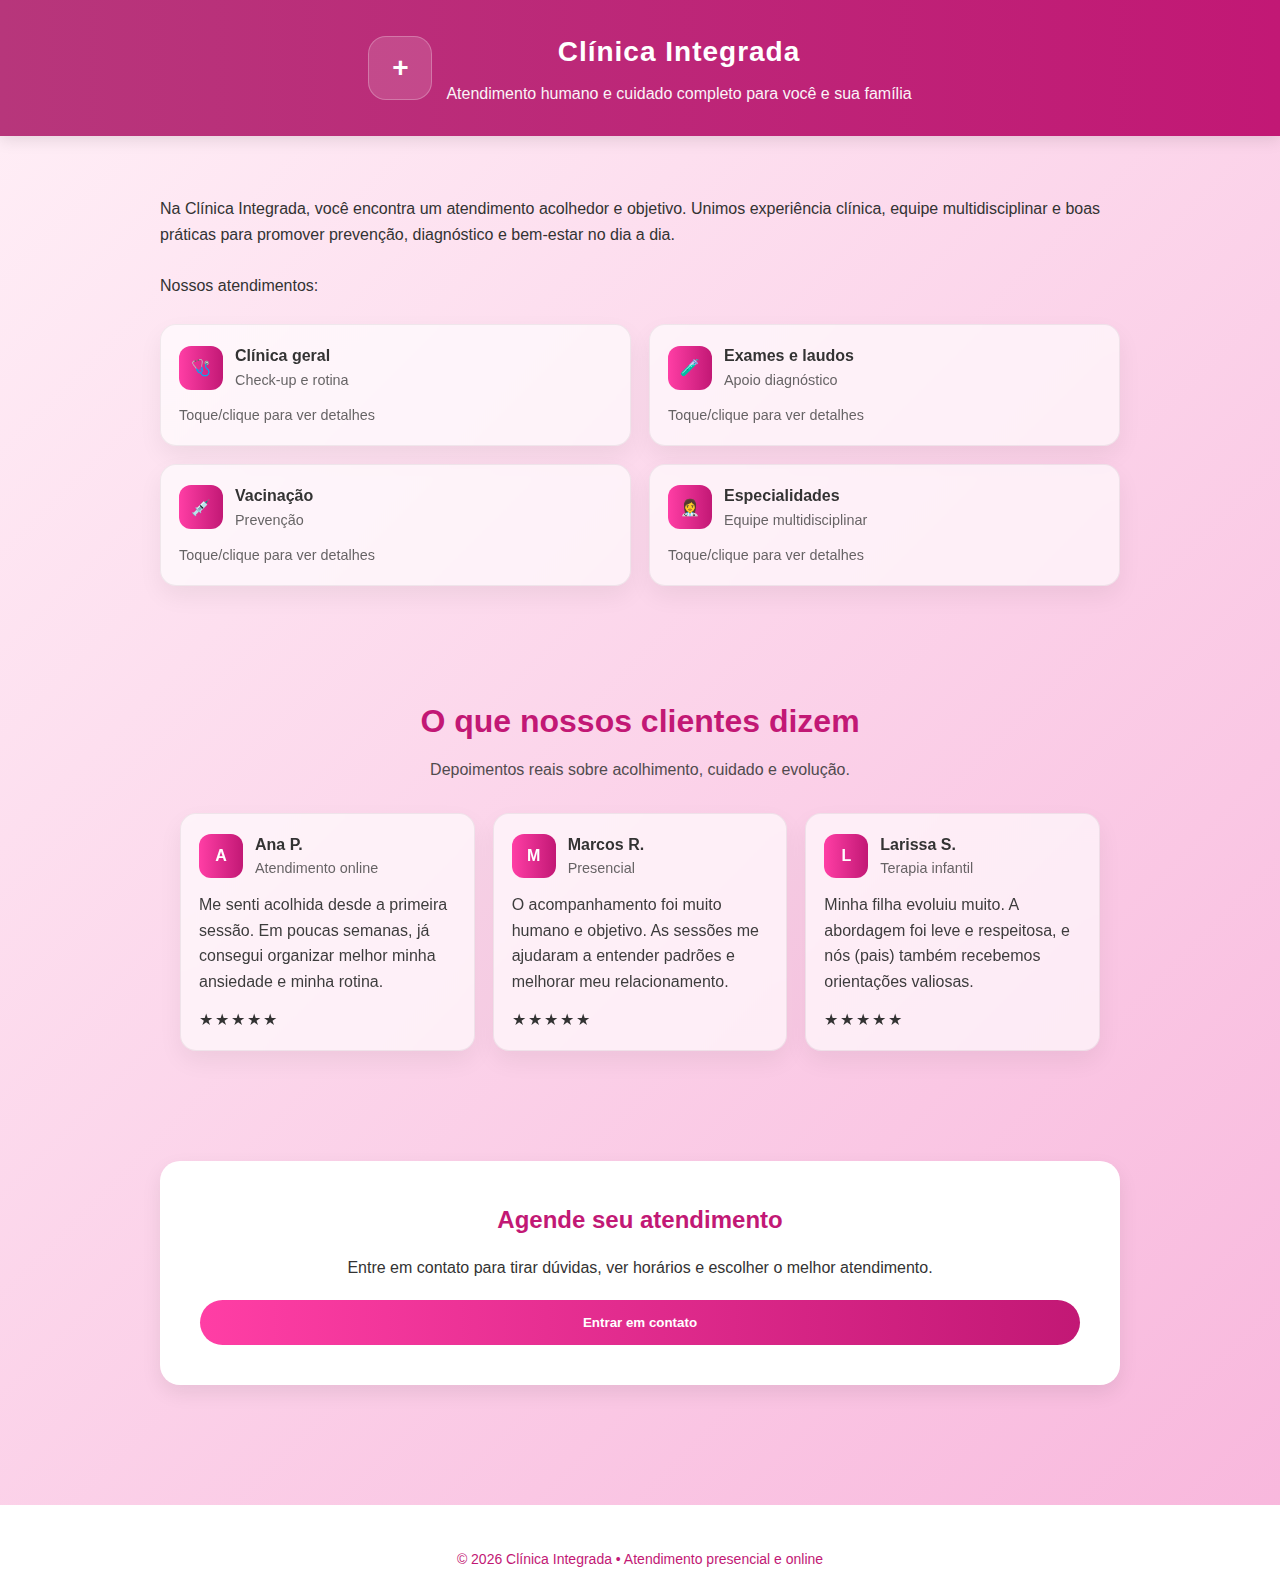
<file: index.html>
<!DOCTYPE html>
<html lang="pt-br">
<head>
    <meta charset="UTF-8">
    <meta name="viewport" content="width=device-width, initial-scale=1.0">
    <title>Clínica Integrada | Atendimento e Bem‑estar</title>
    <link rel="stylesheet" href="style.css">
</head>
<body>
    <header>
  <div class="brand">
    <div class="logo" aria-hidden="true">
      <span class="logo-mark">+</span>
    </div>
    <div class="brand-text">
      <h1>Clínica Integrada</h1>
      <p>Atendimento humano e cuidado completo para você e sua família</p>
    </div>
  </div>
</header>

    <main>
        <p>Na Clínica Integrada, você encontra um atendimento acolhedor e objetivo. Unimos experiência clínica, equipe multidisciplinar e boas práticas para promover prevenção, diagnóstico e bem‑estar no dia a dia.</p>
        <br>
        <section><p>Nossos atendimentos:</p>
            <br>
        <div id="divServicos"></div>
        </section>
        <section class="depoimentos" id="depoimentos">
  <div class="container">
    <h2>O que nossos clientes dizem</h2>
    <p class="sub">Depoimentos reais sobre acolhimento, cuidado e evolução.</p>

    <div class="grid-depo">
      <article class="depo-card">
        <div class="depo-top">
          <div class="avatar">A</div>
          <div class="depo-meta">
            <strong>Ana P.</strong>
            <span>Atendimento online</span>
          </div>
        </div>

        <p class="depo-text">
          Me senti acolhida desde a primeira sessão. Em poucas semanas, já consegui
          organizar melhor minha ansiedade e minha rotina.
        </p>

        <div class="depo-stars" aria-label="5 estrelas">
          ★★★★★
        </div>
      </article>

      <article class="depo-card">
        <div class="depo-top">
          <div class="avatar">M</div>
          <div class="depo-meta">
            <strong>Marcos R.</strong>
            <span>Presencial</span>
          </div>
        </div>

        <p class="depo-text">
          O acompanhamento foi muito humano e objetivo. As sessões me ajudaram a
          entender padrões e melhorar meu relacionamento.
        </p>

        <div class="depo-stars" aria-label="5 estrelas">
          ★★★★★
        </div>
      </article>

      <article class="depo-card">
        <div class="depo-top">
          <div class="avatar">L</div>
          <div class="depo-meta">
            <strong>Larissa S.</strong>
            <span>Terapia infantil</span>
          </div>
        </div>

        <p class="depo-text">
          Minha filha evoluiu muito. A abordagem foi leve e respeitosa, e nós (pais)
          também recebemos orientações valiosas.
        </p>

        <div class="depo-stars" aria-label="5 estrelas">
          ★★★★★
        </div>
      </article>
    </div>
  </div>
</section>
        <section class="cta">
  <h2>Agende seu atendimento</h2>
  <p>Entre em contato para tirar dúvidas, ver horários e escolher o melhor atendimento.</p>
  <button id="abrirModal" class="btn-cta">Entrar em contato</button>
</section>

        <section id="contato">
        <div id="modalContato" class="modal">
  <div class="modal-content">
    <span id="fecharModal" class="close">&times;</span>

    <h2>Contato</h2>
    <form id="formContato" action="enviar.php" method="POST">
      <label for="inputNome">Nome</label>
      <input type="text" id="inputNome" name="nome" required>

      <label>Assunto:</label>
<input type="text" name="observacao" required placeholder="Ex: Consulta clínica, exames, vacinação...">

      <button type="submit">Enviar</button>
    </form>
  </div>
</div>
    </section>
    </main>

    <footer><br>© 2026 Clínica Integrada • Atendimento presencial e online</footer>
    
    <script src="script.js" defer></script>
</body>
</html>
</file>
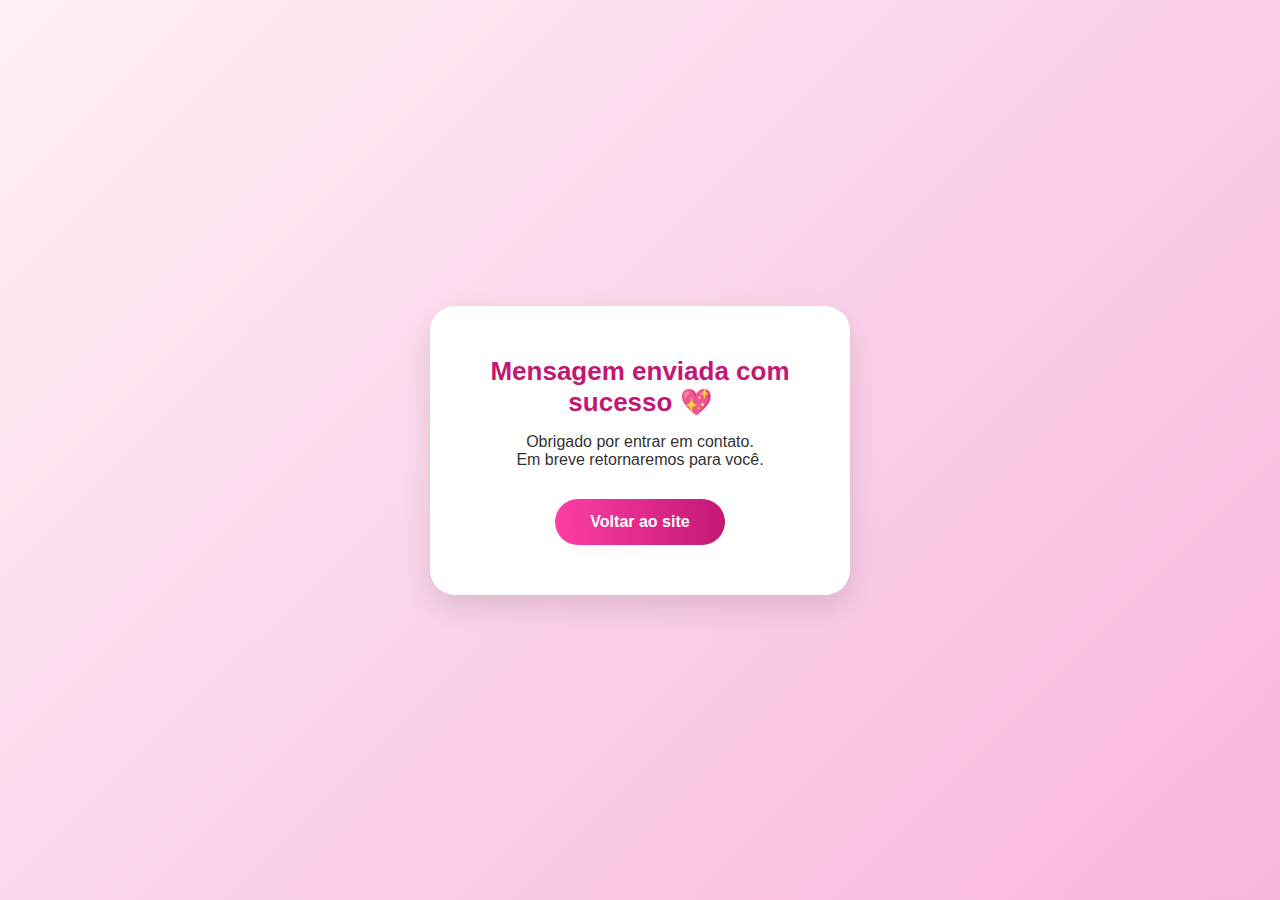
<file: obrigado.html>
<!DOCTYPE html>
<html lang="pt-BR">
<head>
    <meta charset="UTF-8">
    <title>Mensagem enviada 💖</title>

    <style>
        * {
            margin: 0;
            padding: 0;
            box-sizing: border-box;
        }

        body {
            min-height: 100vh;
            font-family: 'Segoe UI', Arial, sans-serif;
            background: linear-gradient(135deg, #fff0f7, #f8b6dc);
            display: flex;
            justify-content: center;
            align-items: center;
            color: #333;
        }

        .obrigado-container {
            background: white;
            padding: 50px 40px;
            border-radius: 25px;
            box-shadow: 0 12px 30px rgba(0,0,0,0.12);
            text-align: center;
            max-width: 420px;
            animation: fadeIn 0.6s ease;
        }

        .obrigado-container h1 {
            color: #c21875;
            margin-bottom: 15px;
            font-size: 26px;
        }

        .obrigado-container p {
            font-size: 16px;
            margin-bottom: 30px;
        }

        .btn-voltar {
            display: inline-block;
            padding: 14px 35px;
            background: linear-gradient(90deg, #ff3ea5, #c21875);
            color: white;
            text-decoration: none;
            border-radius: 30px;
            font-weight: bold;
            transition: 0.3s;
        }

        .btn-voltar:hover {
            opacity: 0.85;
            transform: translateY(-2px);
        }

        @keyframes fadeIn {
            from {
                opacity: 0;
                transform: translateY(20px);
            }
            to {
                opacity: 1;
                transform: translateY(0);
            }
        }
    </style>
</head>
<body>

    <div class="obrigado-container">
        <h1>Mensagem enviada com sucesso 💖</h1>
        <p>
            Obrigado por entrar em contato.<br>
            Em breve retornaremos para você.
        </p>

        <a href="index.php" class="btn-voltar">Voltar ao site</a>
    </div>

</body>
</html>
</file>
<file: style.css>
* {
    margin: 0;
    padding: 0;
    box-sizing: border-box;
}

body {
    font-family: 'Segoe UI', Arial, sans-serif;
    background: linear-gradient(135deg, #fff0f7, #f8b6dc);
    color: #333;
    line-height: 1.6;
}

header {
    background: linear-gradient(90deg, #b7367b, #c21875);
    color: white;
    padding: 30px 20px;
    text-align: center;
    box-shadow: 0 4px 15px rgba(0,0,0,0.1);
}

header h1 {
    font-size: 28px;
    letter-spacing: 1px;
}

.brand{
  max-width: 1000px;
  margin: 0 auto;
  display: flex;
  align-items: center;
  justify-content: center;
  gap: 14px;
  flex-wrap: wrap;
}

.logo{
  width: 64px;
  height: 64px;
  border-radius: 18px;
  display: grid;
  place-items: center;
  background: rgba(255,255,255,0.14);
  border: 1px solid rgba(255,255,255,0.25);
}

.logo-mark{
  font-weight: 900;
  font-size: 28px;
  line-height: 1;
  color: #fff;
}

.brand-text p{
  margin-top: 6px;
  opacity: .95;
}

main {
    max-width: 1000px;
    margin: 40px auto;
    padding: 20px;
}

section {
    margin-bottom: 50px;
}

h2 {
    margin-bottom: 15px;
    color: #c21875;
}

#divServicos{
  display: grid;
  grid-template-columns: repeat(2, minmax(0, 1fr));
  gap: 18px;
}

.service-card{
  cursor: pointer;
  position: relative;
}

.service-card .service-desc{
  margin-top: 10px;
  display: none;
}

.service-card .service-hint{
  margin-top: 10px;
  font-size: .9rem;
  opacity: .75;
  user-select: none;
}

.service-card.is-open .service-desc{
  display: block;
}

.service-card.is-open .service-hint{
  opacity: .6;
}

form {
    background: white;
    padding: 25px;
    border-radius: 15px;
    box-shadow: 0 8px 20px rgba(0,0,0,0.08);
}

label {
    display: block;
    margin-top: 15px;
    font-weight: bold;
    color: #c21875;
}

input {
    width: 100%;
    padding: 10px;
    margin-top: 5px;
    border-radius: 8px;
    border: 1px solid #ddd;
}

button {
    margin-top: 20px;
    padding: 12px;
    border: none;
    background: linear-gradient(90deg, #ff3ea5, #c21875);
    color: white;
    border-radius: 25px;
    cursor: pointer;
    width: 100%;
    transition: 0.3s;
}

button:hover {
    opacity: 0.85;
}

footer {
    text-align: center;
    padding: 20px;
    background: #fff;
    margin-top: 50px;
    font-size: 14px;
    color: #c21875;
}


.cta {
    text-align: center;
    background: white;
    padding: 40px;
    border-radius: 20px;
    box-shadow: 0 8px 20px rgba(0,0,0,0.08);
}

.btn-cta {
    display: inline-block;
    margin-top: 20px;
    padding: 15px 30px;
    background: linear-gradient(90deg, #ff3ea5, #c21875);
    color: white;
    text-decoration: none;
    border-radius: 30px;
    font-weight: bold;
}
.modal {
  display: none;
  position: fixed;
  inset: 0;
  background: rgba(0, 0, 0, 0.6);
  justify-content: center;
  align-items: center;
  z-index: 1000;
}

.modal-content {
  background: #fff;
  padding: 25px;
  border-radius: 12px;
  width: 90%;
  max-width: 400px;
  position: relative;
}

.close {
  position: absolute;
  top: 10px;
  right: 15px;
  font-size: 24px;
  cursor: pointer;
}

.depoimentos{
  padding: 60px 20px;
}

.depoimentos h2{
  text-align: center;
  font-size: 2rem;
  margin-bottom: 10px;
}

.depoimentos .sub{
  text-align: center;
  max-width: 720px;
  margin: 0 auto 30px auto;
  opacity: .85;
}

.grid-depo{
  display: grid;
  grid-template-columns: repeat(3, minmax(0, 1fr));
  gap: 18px;
  max-width: 1100px;
  margin: 0 auto;
}

.depo-card{
  border-radius: 16px;
  padding: 18px;
  background: rgba(255,255,255,0.65);
  border: 1px solid rgba(0,0,0,0.06);
  box-shadow: 0 10px 25px rgba(0,0,0,0.06);
  backdrop-filter: blur(6px);
  transition: transform .15s ease, box-shadow .15s ease;
}

.depo-card:hover{
  transform: translateY(-2px);
  box-shadow: 0 14px 35px rgba(0,0,0,0.10);
}

.depo-top{
  display: flex;
  align-items: center;
  gap: 12px;
  margin-bottom: 12px;
}

.avatar{
  width: 44px;
  height: 44px;
  border-radius: 12px;
  display: grid;
  place-items: center;
  font-weight: 800;
  color: #fff;
  background: linear-gradient(90deg, #ff3ea5, #c21875);
}

.depo-meta strong{
  display: block;
  font-size: 1rem;
}

.depo-meta span{
  display: block;
  font-size: .9rem;
  opacity: .75;
}

.depo-text{
  font-size: 1rem;
  line-height: 1.6;
  margin: 0 0 12px 0;
  opacity: .95;
}

.depo-stars{
  letter-spacing: 2px;
  font-size: 1rem;
  user-select: none;
}

@media (max-width: 900px){
  .grid-depo{ grid-template-columns: 1fr; }
  #divServicos{ grid-template-columns: 1fr; }
}
</file>
